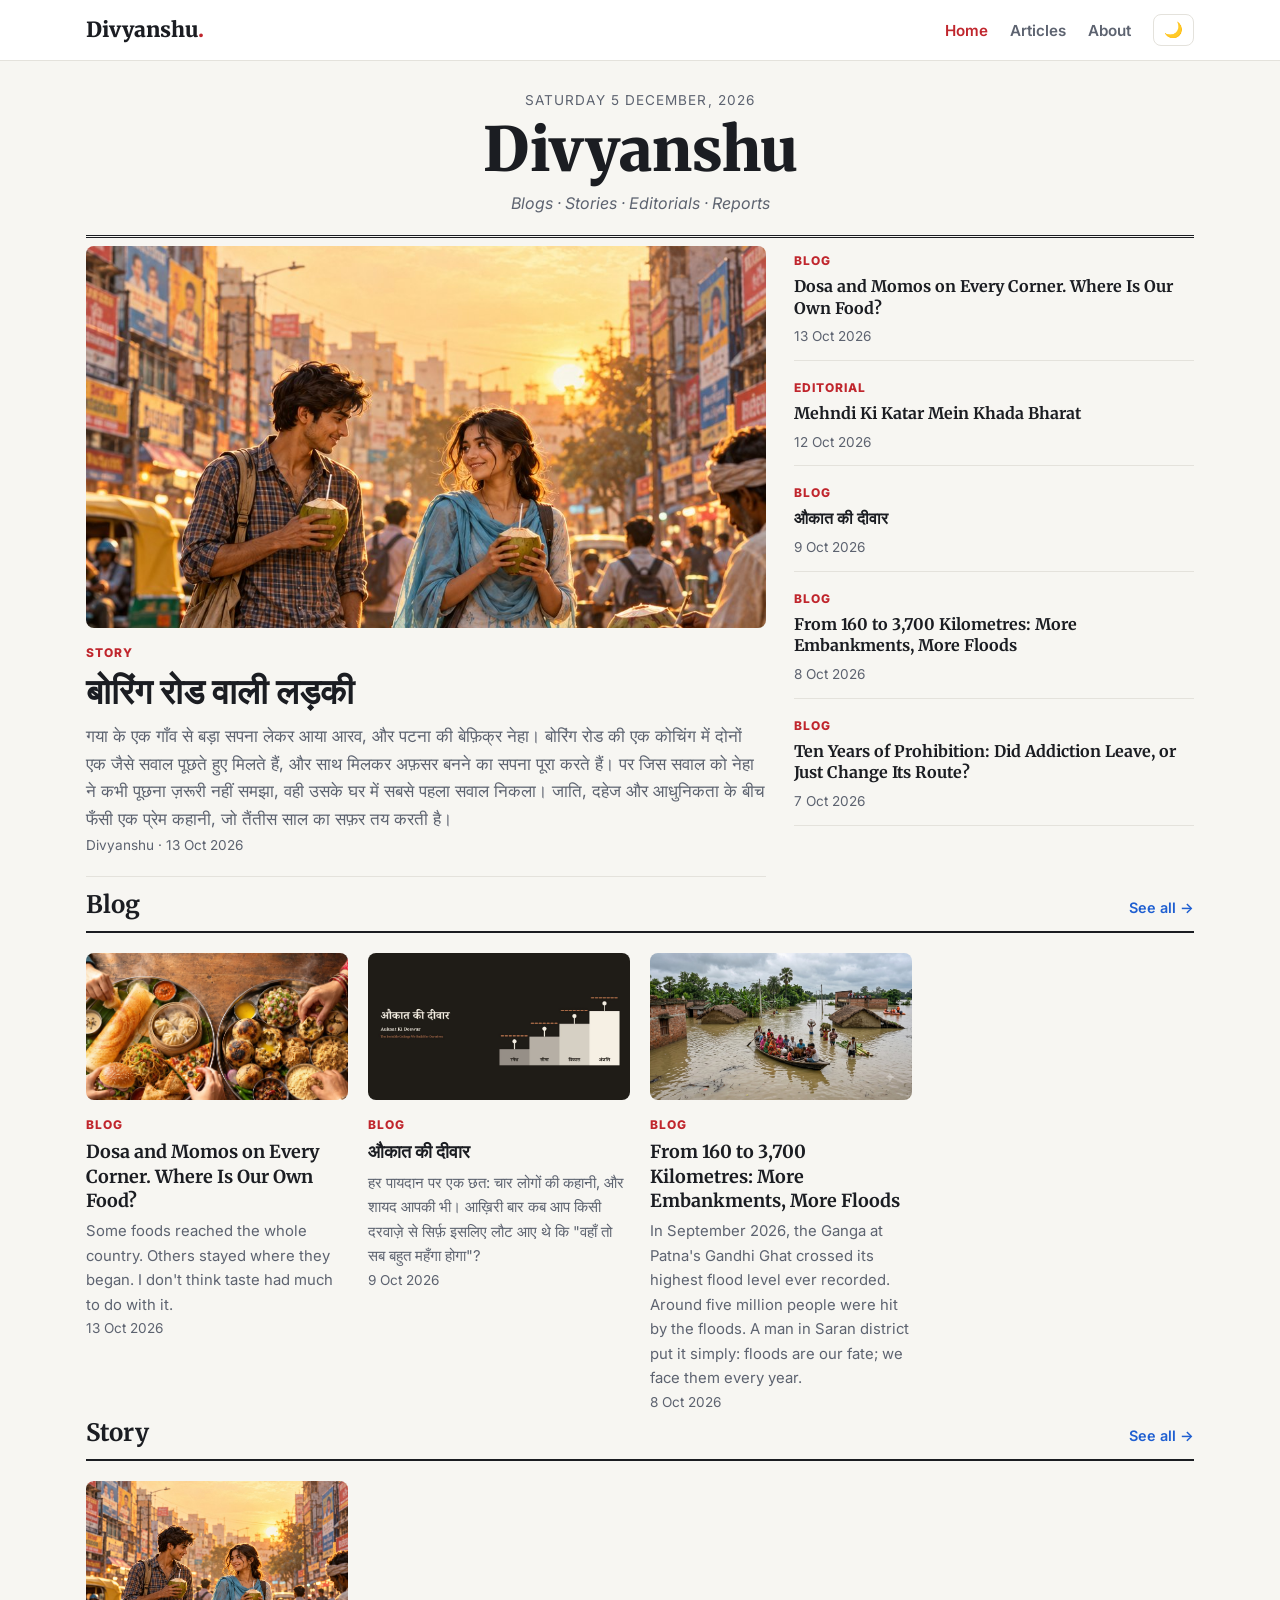
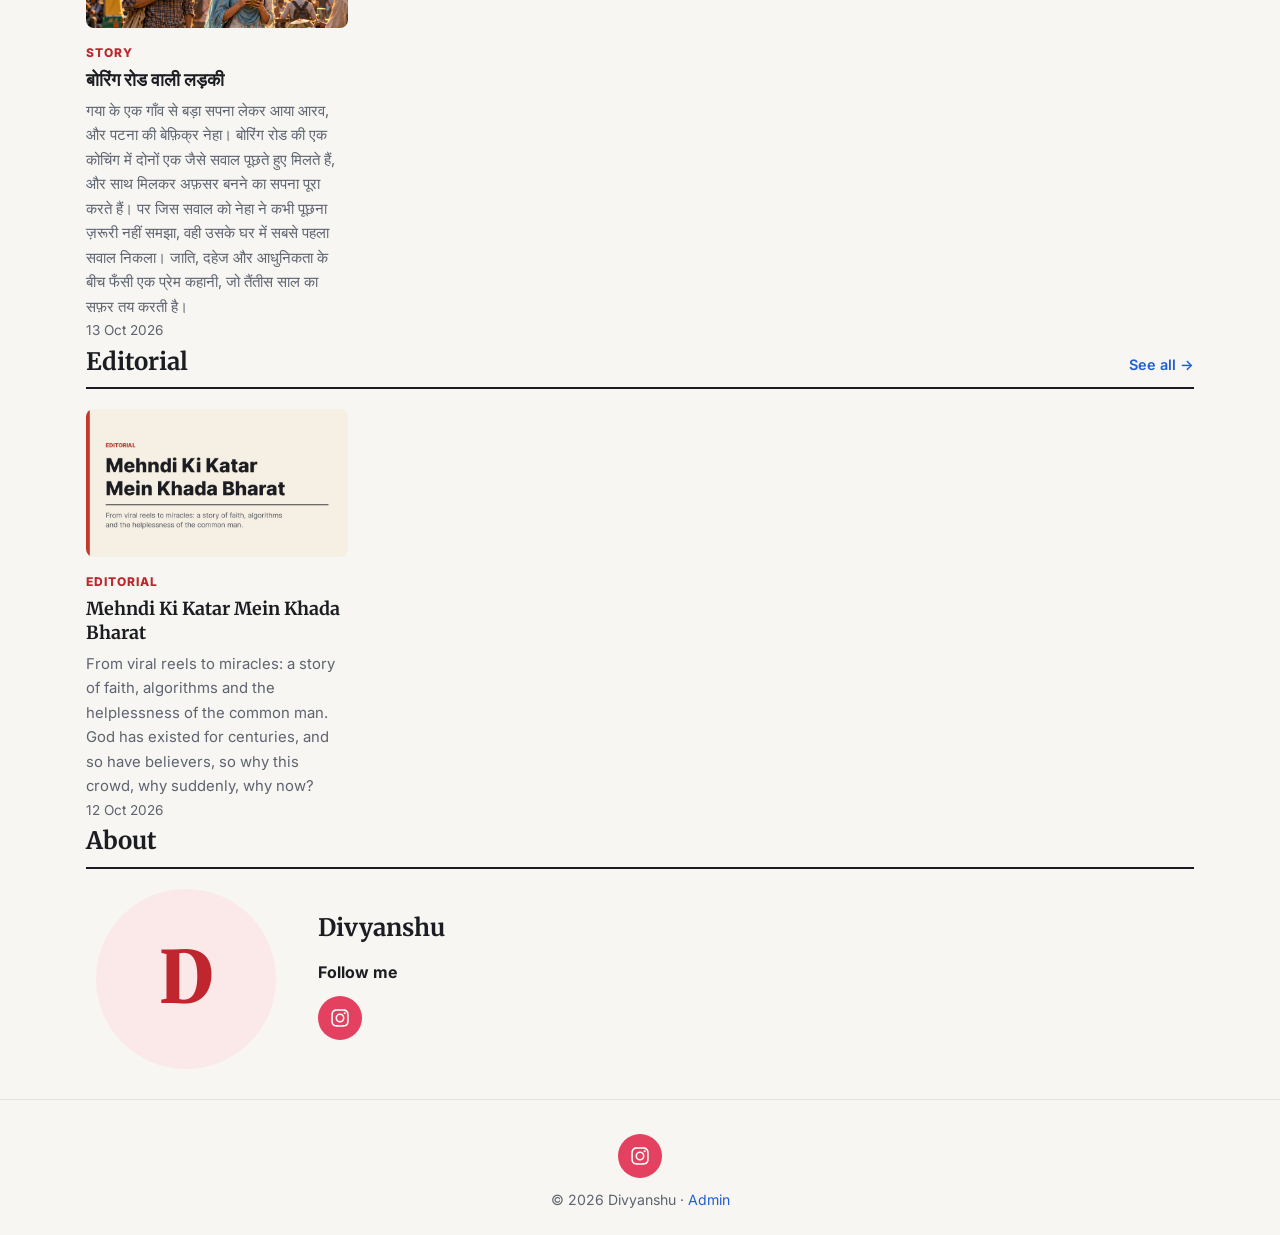
<file: index.html>
<!DOCTYPE html>
<html lang="en">
<head>
  <meta charset="UTF-8" />
  <meta name="viewport" content="width=device-width, initial-scale=1.0" />
  <title>Home</title>
  <meta name="description" content="Blogs, stories, editorials and reports by Divyanshu." />
  <link rel="preconnect" href="https://fonts.googleapis.com" />
  <link href="https://fonts.googleapis.com/css2?family=Inter:wght@400;500;600;700;800&family=Merriweather:wght@400;700;900&display=swap" rel="stylesheet" />
  <link rel="stylesheet" href="css/style.css?v=9" />
</head>
<body>
  <div id="site-header"></div>

  <main>
    <div class="container">
      <div class="masthead" id="masthead"></div>
    </div>

    <section class="container">
      <div class="lead" id="lead"></div>
    </section>

    <div id="sections"></div>

    <section class="container" id="about">
      <div class="section-head"><h2>About</h2></div>
      <div class="about">
        <div class="avatar" id="avatar"></div>
        <div>
          <h3 id="about-name" style="font-family:var(--serif);font-size:1.5rem"></h3>
          <div class="prose" id="about-text" style="font-size:1rem"></div>
          <h4 style="margin-top:12px">Follow me</h4>
          <div class="socials" id="about-socials"></div>
        </div>
      </div>
    </section>
  </main>

  <div id="site-footer"></div>

  <script src="js/vendor/marked.umd.js?v=6"></script>
  <script src="js/vendor/purify.min.js?v=6"></script>
  <script src="js/config.js?v=6"></script>
  <script src="js/icons.js?v=6"></script>
  <script src="js/common.js?v=6"></script>
  <script src="js/home.js?v=6"></script>
</body>
</html>
</file>
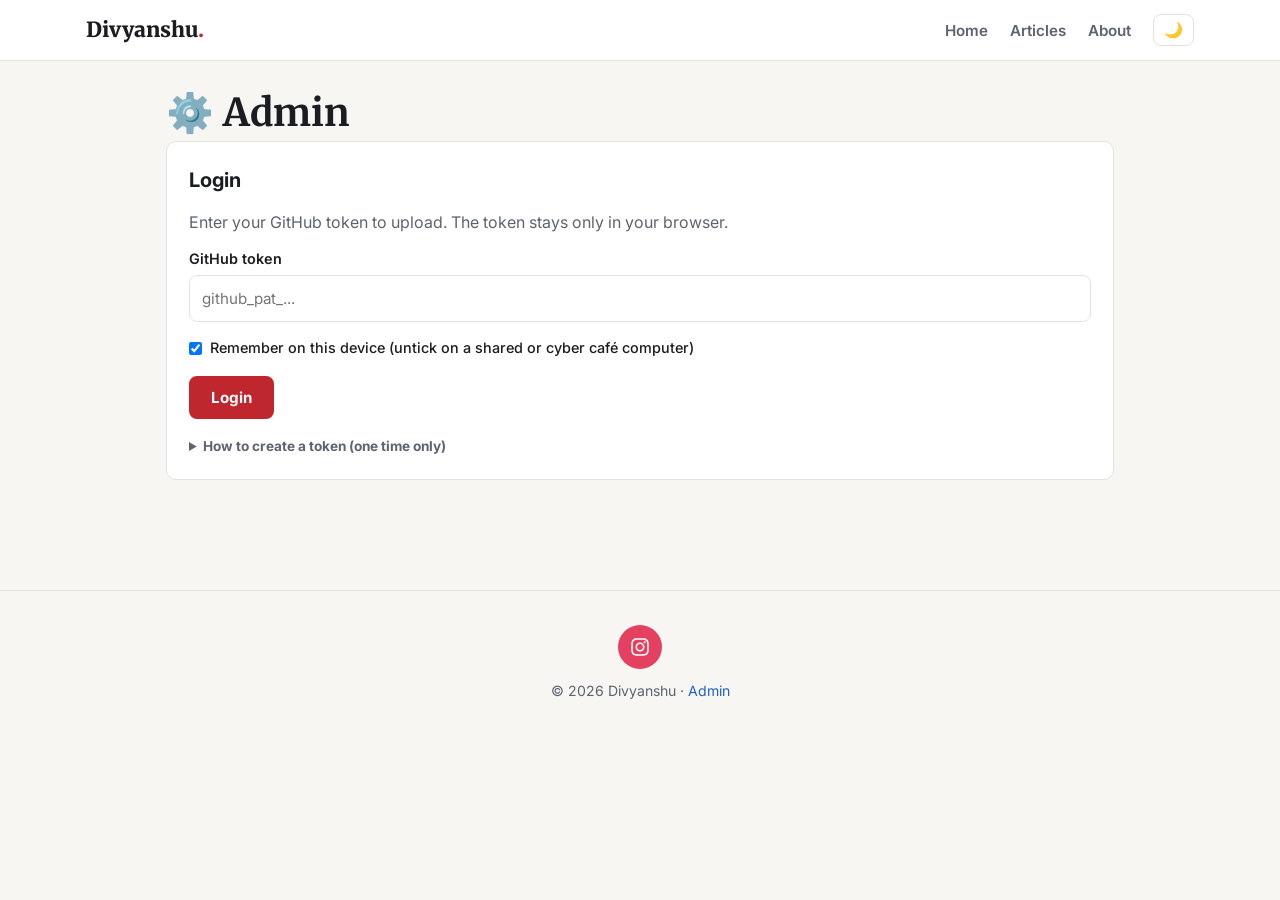
<file: admin.html>
<!DOCTYPE html>
<html lang="en">
<head>
  <meta charset="UTF-8" />
  <meta name="viewport" content="width=device-width, initial-scale=1.0" />
  <meta name="robots" content="noindex" />
  <title>Admin</title>
  <link rel="preconnect" href="https://fonts.googleapis.com" />
  <link href="https://fonts.googleapis.com/css2?family=Inter:wght@400;500;600;700;800&family=Merriweather:wght@400;700;900&family=Noto+Serif+Devanagari:wght@400;700&display=swap" rel="stylesheet" />
  <link rel="stylesheet" href="css/style.css?v=9" />
</head>
<body>
  <div id="site-header"></div>

  <main class="admin">
    <h1 class="page-title">⚙️ Admin</h1>
    <div id="status"></div>

    <!-- Login -->
    <div class="panel" id="login">
      <h2>Login</h2>
      <p class="muted" style="margin-bottom:12px">Enter your GitHub token to upload. The token stays only in your browser.</p>
      <div class="field">
        <label for="token">GitHub token</label>
        <input type="password" id="token" placeholder="github_pat_..." autocomplete="off" />
      </div>
      <label style="font-weight:500;display:flex;gap:8px;align-items:center">
        <input type="checkbox" id="remember" style="width:auto" checked /> Remember on this device (untick on a shared or cyber café computer)
      </label>
      <button class="btn" id="login-btn" style="margin-top:12px">Login</button>
      <details class="help" style="margin-top:16px">
        <summary><b>How to create a token (one time only)</b></summary>
        <ol>
          <li>Log in to GitHub and open this page: <a href="https://github.com/settings/personal-access-tokens/new" target="_blank" rel="noopener">github.com/settings/personal-access-tokens/new</a></li>
          <li><b>Token name</b>: type <code>website-admin</code>. <b>Expiration</b>: choose "No expiration" or 1 year.</li>
          <li><b>Repository access</b> → <b>Only select repositories</b> → choose <b>both</b> <code>DIVYANSHU</code> and <code>EXAM-CORNER</code>. (Both websites share one saved token, so it needs both repos.)</li>
          <li><b>Permissions → Repository permissions → Contents</b> → choose <b>Read and write</b>.</li>
          <li>Click <b>Generate token</b> at the bottom, copy the token and paste it above.</li>
        </ol>
        <p>⚠️ Never share your token. Anyone with it can change your website.</p>
      </details>
    </div>

    <!-- App -->
    <div id="app" class="hidden">
      <div class="tabs" id="admin-tabs">
        <button class="tab" data-tab="articles">📰 Articles</button>
        <button class="tab" data-tab="settings">🔗 Social & Settings</button>
        <button class="tab" data-tab="instagram">📸 Instagram</button>
        <button class="tab" id="logout">Logout</button>
      </div>
      <div id="view"></div>
    </div>
  </main>

  <div id="site-footer"></div>

  <script src="js/vendor/marked.umd.js?v=6"></script>
  <script src="js/vendor/purify.min.js?v=6"></script>
  <script src="js/config.js?v=6"></script>
  <script src="js/icons.js?v=6"></script>
  <script src="js/common.js?v=6"></script>
  <script src="js/github.js?v=6"></script>
  <script src="js/word-import.js?v=2"></script>
  <script src="js/instagram.js?v=5"></script>
  <script src="js/admin.js?v=15"></script>
</body>
</html>
</file>
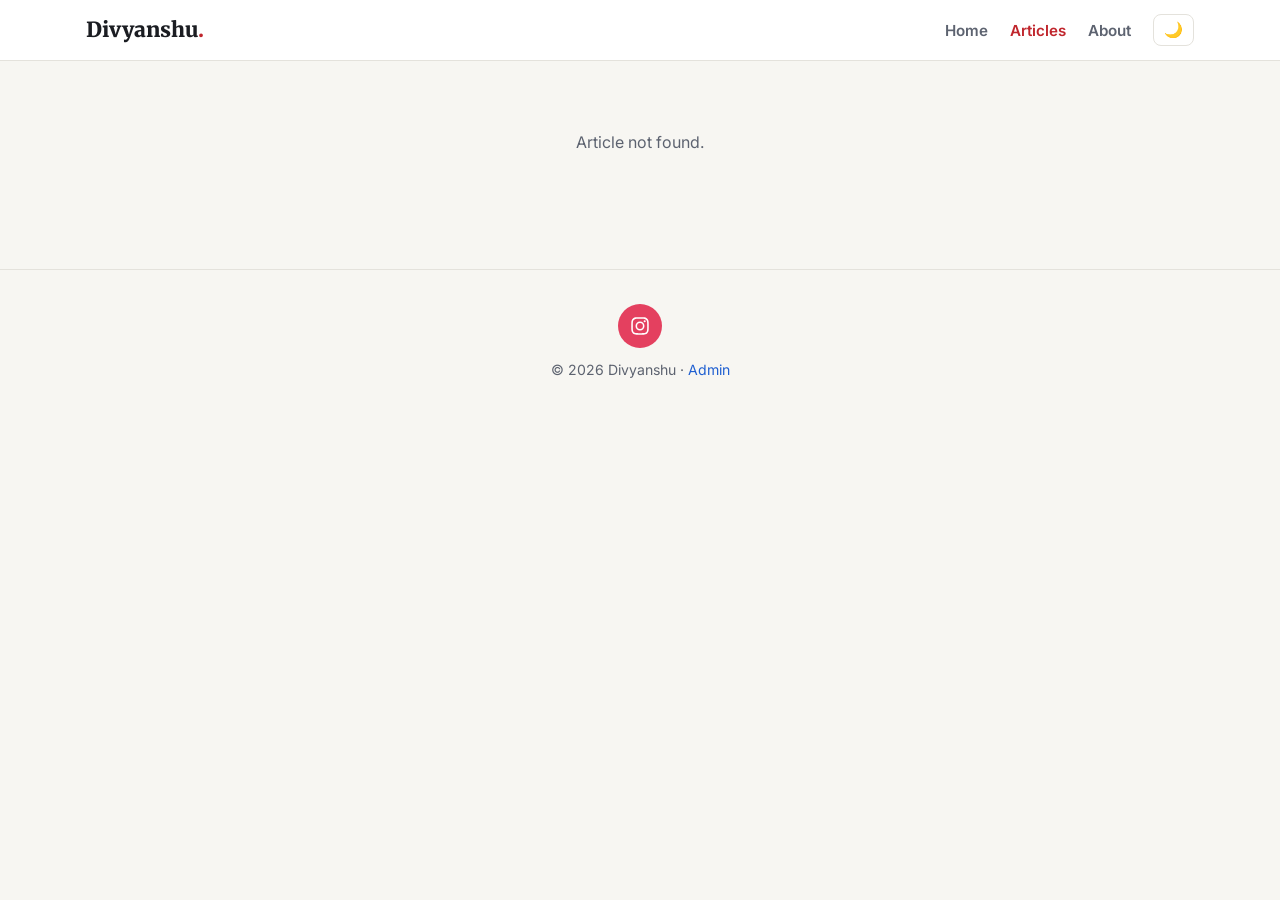
<file: article.html>
<!DOCTYPE html>
<html lang="en">
<head>
  <meta charset="UTF-8" />
  <meta name="viewport" content="width=device-width, initial-scale=1.0" />
  <title>Article</title>
  <link rel="preconnect" href="https://fonts.googleapis.com" />
  <link href="https://fonts.googleapis.com/css2?family=Inter:wght@400;500;600;700;800&family=Merriweather:wght@400;700;900&family=Noto+Serif+Devanagari:wght@400;700&display=swap" rel="stylesheet" />
  <link rel="stylesheet" href="css/style.css?v=9" />
</head>
<body>
  <div id="site-header"></div>

  <main>
    <article class="reader" id="reader"><p class="empty">Loading…</p></article>
  </main>

  <div id="site-footer"></div>

  <script src="js/vendor/marked.umd.js?v=6"></script>
  <script src="js/vendor/purify.min.js?v=6"></script>
  <script src="js/config.js?v=6"></script>
  <script src="js/icons.js?v=6"></script>
  <script src="js/common.js?v=6"></script>
  <script src="js/share.js?v=6"></script>
  <script>
    const chapterName = (c) => `Chapter ${c.n}${c.title ? `: ${esc(c.title)}` : ""}`;

    document.addEventListener("DOMContentLoaded", async () => {
      const site = await renderChrome("articles");
      const reader = document.getElementById("reader");
      const id = param("id");
      const { articles } = await loadJSON("content/articles.json", { articles: [] });
      const a = articles.find((x) => x.id === id);
      if (!a) return showError(reader, "Article not found.");

      const chapters = [...(a.chapters || [])].sort((x, y) => x.n - y.n);
      const chapterFile = (c) => `content/articles/${a.id}/chapter-${c.n}.md`;
      const home = `article.html?id=${encodeURIComponent(a.id)}`;
      const chParam = param("ch");
      const full = a.novel && param("view") === "full";
      const current = a.novel && chParam ? chapters.find((c) => String(c.n) === chParam) : null;
      if (a.novel && chParam && !current) return showError(reader, "Chapter not found.");

      let body = "";
      try {
        if (current) body = await loadText(chapterFile(current));
        else if (full) {
          const texts = await Promise.all(chapters.map((c) => loadText(chapterFile(c))));
          body = chapters.map((c, i) => `<h2 class="chapter-head" id="chapter-${c.n}">${chapterName(c)}</h2>\n\n${texts[i]}`).join("\n\n---\n\n");
        } else body = await loadText(`content/articles/${a.id}.md`);
      } catch (e) { return showError(reader, "Could not load this article. Please try again in a little while."); }

      document.title = `${current ? `Chapter ${current.n} · ` : ""}${a.title} | ${site.name}`;
      const more = articles
        .filter((x) => x.id !== a.id && x.category === a.category)
        .sort((x, y) => String(y.date).localeCompare(String(x.date)))
        .slice(0, 3);

      // Novel: chapter list, plus the two ways of reading.
      let novelTop = "", novelBottom = "";
      if (a.novel && !current && !full) {
        novelBottom = chapters.length
          ? `<div class="read-options no-print">
              <a class="btn" href="${home}&ch=${chapters[0].n}">📖 Read chapter by chapter</a>
              <a class="btn ghost" href="${home}&view=full">📚 Read the full novel</a>
            </div>
            <div class="section-head"><h2>Chapters (${chapters.length})</h2></div>
            <ol class="toc">${chapters.map((c) => `<li><a href="${home}&ch=${c.n}">${chapterName(c)}</a> <span class="meta">${fmtDate(c.date)}</span></li>`).join("")}</ol>`
          : `<p class="empty">Chapters are coming soon.</p>`;
      }
      if (current) {
        const i = chapters.indexOf(current);
        const prev = chapters[i - 1], next = chapters[i + 1];
        novelTop = `<h2 class="chapter-title">${chapterName(current)}</h2>`;
        novelBottom = `<nav class="chapter-nav no-print">
            ${prev ? `<a class="btn ghost" href="${home}&ch=${prev.n}">← Chapter ${prev.n}</a>` : "<span></span>"}
            <a class="btn ghost" href="${home}">☰ All chapters</a>
            ${next ? `<a class="btn" href="${home}&ch=${next.n}">Chapter ${next.n} →</a>` : `<span class="muted">The end, for now ✨</span>`}
          </nav>`;
      }
      if (full) novelBottom = `<nav class="chapter-nav no-print"><a class="btn ghost" href="${home}">☰ All chapters</a></nav>`;

      reader.innerHTML = `
        <a class="kicker" href="articles.html?cat=${encodeURIComponent(a.category)}">${esc(a.category)}${a.novel ? " · Novel" : ""}</a>
        <h1>${a.novel && (current || full) ? `<a href="${home}">${esc(a.title)}</a>` : esc(a.title)}</h1>
        ${a.summary && !current ? `<p class="standfirst">${esc(a.summary)}</p>` : ""}
        <div class="byline">
          <span class="meta"><b>${esc(a.author || site.author || "")}</b> · ${fmtDate((current || a).date, { day: "numeric", month: "long", year: "numeric" })}${body.trim() ? ` · ${readingTime(body)}` : ""}</span>
          <span class="tools" id="font-controls"></span>
        </div>
        ${a.cover && !current ? `<img class="cover" src="${esc(a.cover)}" alt="" />` : ""}
        ${novelTop}
        <div class="prose" id="prose">${renderMarkdown(body)}</div>
        ${novelBottom}
        ${shareHTML(a.title)}
        <div class="follow no-print">
          <h3>Follow ${esc(site.author || site.name)}</h3>
          <p class="muted">Follow for updates on new posts.</p>
          <div class="socials center">${socialLinksHTML(site) || `<span class="muted">Links coming soon.</span>`}</div>
        </div>
        ${more.length ? `<section class="no-print"><div class="section-head"><h2>More ${esc(a.category)}</h2></div>
          <div class="grid">${more.map((m) => `<a class="story" href="article.html?id=${encodeURIComponent(m.id)}">
            <span class="kicker">${esc(m.category)}</span><h3>${esc(m.title)}</h3><div class="meta">${fmtDate(m.date)}</div></a>`).join("")}</div></section>` : ""}`;
      setupFontControls(document.getElementById("prose"));
      setupShare();
    });
  </script>
</body>
</html>
</file>
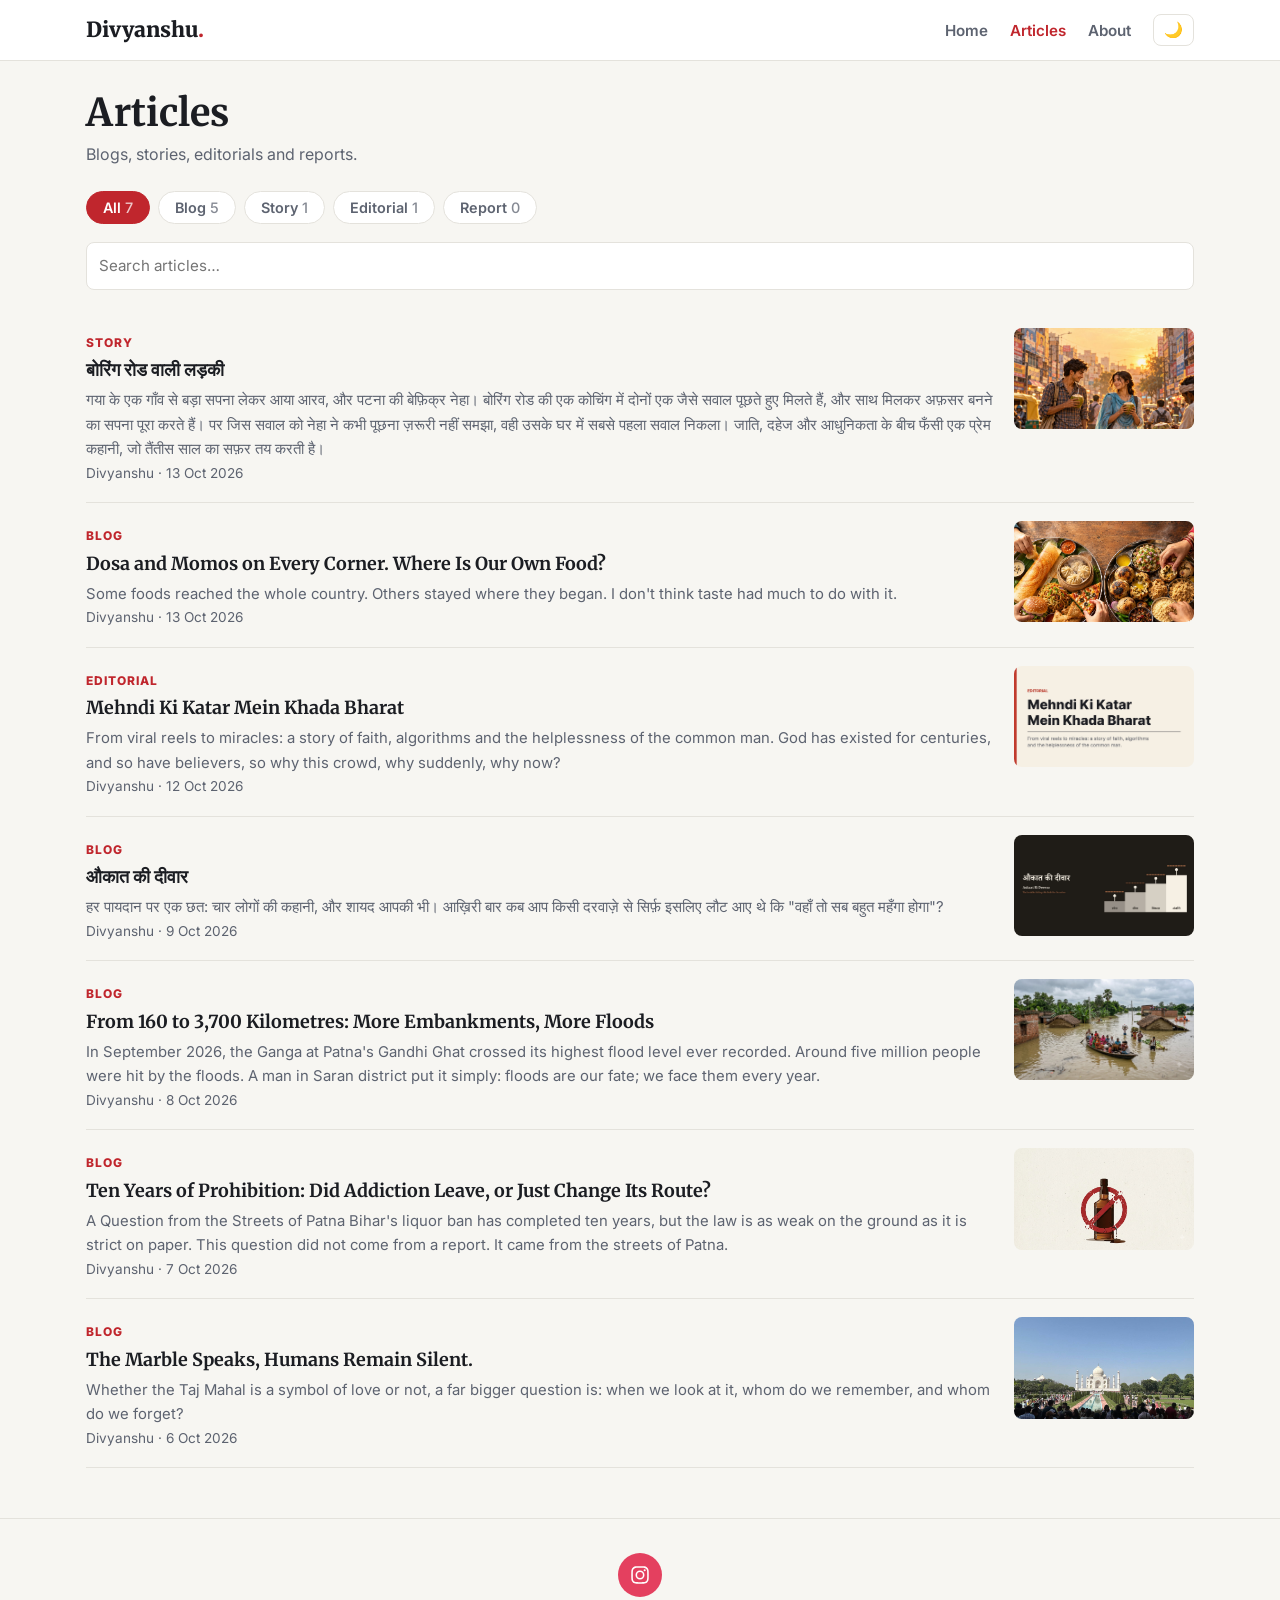
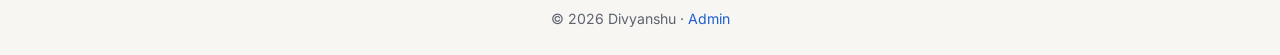
<file: articles.html>
<!DOCTYPE html>
<html lang="en">
<head>
  <meta charset="UTF-8" />
  <meta name="viewport" content="width=device-width, initial-scale=1.0" />
  <title>Articles</title>
  <link rel="preconnect" href="https://fonts.googleapis.com" />
  <link href="https://fonts.googleapis.com/css2?family=Inter:wght@400;500;600;700;800&family=Merriweather:wght@400;700;900&display=swap" rel="stylesheet" />
  <link rel="stylesheet" href="css/style.css?v=9" />
</head>
<body>
  <div id="site-header"></div>

  <main class="container" style="padding-top:28px;padding-bottom:20px">
    <h1 class="page-title">Articles</h1>
    <p class="page-sub">Blogs, stories, editorials and reports.</p>
    <div class="tabs" id="cats"></div>
    <div class="toolbar"><input type="search" id="search" placeholder="Search articles…" /></div>
    <div id="list"></div>
  </main>

  <div id="site-footer"></div>

  <script src="js/config.js?v=6"></script>
  <script src="js/icons.js?v=6"></script>
  <script src="js/common.js?v=6"></script>
  <script>
    document.addEventListener("DOMContentLoaded", async () => {
      await renderChrome("articles");
      const { articles } = await loadJSON("content/articles.json", { articles: [] });
      articles.sort((a, b) => String(b.date).localeCompare(String(a.date)));
      let active = CATEGORIES.includes(param("cat")) ? param("cat") : "All";
      const cats = document.getElementById("cats");
      const search = document.getElementById("search");
      const list = document.getElementById("list");

      const drawTabs = () => {
        cats.innerHTML = ["All", ...CATEGORIES]
          .map((c) => {
            const n = c === "All" ? articles.length : articles.filter((a) => a.category === c).length;
            return `<button class="tab ${c === active ? "active" : ""}" data-cat="${c}">${c}<span class="count">${n}</span></button>`;
          })
          .join("");
      };
      const draw = () => {
        const q = search.value.trim().toLowerCase();
        const shown = articles.filter(
          (a) => (active === "All" || a.category === active) && `${a.title} ${a.summary}`.toLowerCase().includes(q)
        );
        list.innerHTML = shown.length
          ? shown
              .map(
                (a) => `<a class="story list-item" href="article.html?id=${encodeURIComponent(a.id)}">
                  <div>
                    <span class="kicker">${esc(a.category)}</span>
                    <h3>${esc(a.title)}</h3>
                    ${a.summary ? `<p>${esc(a.summary)}</p>` : ""}
                    <div class="meta">${esc(a.author || "")}${a.author ? " · " : ""}${fmtDate(a.date)}</div>
                  </div>
                  ${a.cover ? `<img class="thumb" src="${esc(a.cover)}" alt="" loading="lazy" />` : `<div class="thumb">${esc(a.category[0])}</div>`}
                </a>`
              )
              .join("")
          : `<p class="empty">Nothing in this section yet.</p>`;
      };
      cats.addEventListener("click", (e) => {
        const b = e.target.closest(".tab");
        if (!b) return;
        active = b.dataset.cat;
        history.replaceState(null, "", active === "All" ? "articles.html" : `articles.html?cat=${active}`);
        drawTabs();
        draw();
      });
      search.addEventListener("input", draw);
      drawTabs();
      draw();
    });
  </script>
</body>
</html>
</file>
<file: css/style.css>
:root {
  --bg: #f7f6f2;
  --surface: #ffffff;
  --text: #1b1d22;
  --muted: #5d6370;
  --accent: #c0262d;
  --accent-soft: #fbe9ea;
  --link: #1f5fd1;
  --border: #e4e2dc;
  --ok: #1e8e4e;
  --ok-soft: #e3f4ea;
  --pick-soft: #e8f0fe;
  --bad: #c0262d;
  --warn: #b7791f;
  --radius: 10px;
  --max: 1140px;
  --serif: "Merriweather", Georgia, "Times New Roman", serif;
  --sans: "Inter", system-ui, -apple-system, "Segoe UI", Roboto, "Noto Sans Devanagari", sans-serif;
}

[data-theme="dark"] {
  --bg: #121318;
  --surface: #1b1d24;
  --text: #e9e9ec;
  --muted: #a0a5b1;
  --accent: #ff5a60;
  --accent-soft: #3a1d20;
  --link: #79a6ff;
  --border: #2c2f38;
  --ok: #4cc47f;
  --ok-soft: #173325;
  --pick-soft: #1d2a44;
}

* { box-sizing: border-box; margin: 0; padding: 0; }
html { scroll-behavior: smooth; }
body {
  font-family: var(--sans);
  background: var(--bg);
  color: var(--text);
  line-height: 1.65;
  overflow-x: hidden;
}
a { color: var(--link); text-decoration: none; }
a:hover { text-decoration: underline; }
img { max-width: 100%; height: auto; }
.container { max-width: var(--max); margin: 0 auto; padding: 0 16px; }
.hidden { display: none !important; }
.muted { color: var(--muted); }
.center { justify-content: center; text-align: center; }

/* ---------- Header ---------- */
.topbar { position: sticky; top: 0; z-index: 20; background: var(--surface); border-bottom: 1px solid var(--border); }
.nav { display: flex; align-items: center; justify-content: space-between; height: 60px; }
.logo { font-family: var(--serif); font-weight: 900; font-size: 1.3rem; color: var(--text); }
.logo span { color: var(--accent); }
.logo:hover { text-decoration: none; }
.nav-links { display: flex; gap: 22px; list-style: none; align-items: center; }
.nav-links a { color: var(--muted); font-weight: 600; font-size: 0.95rem; }
.nav-links a:hover, .nav-links a.active { color: var(--accent); text-decoration: none; }
.icon-btn {
  background: var(--surface); border: 1px solid var(--border); color: var(--text);
  border-radius: 8px; padding: 6px 10px; cursor: pointer; font-size: 0.95rem; font-weight: 600;
}
.menu-toggle { display: none; }
@media (max-width: 760px) {
  .menu-toggle { display: inline-block; }
  .nav-links {
    display: none; position: absolute; top: 60px; left: 0; right: 0; flex-direction: column; gap: 0;
    background: var(--surface); border-bottom: 1px solid var(--border);
  }
  .nav-links.open { display: flex; }
  .nav-links li { width: 100%; text-align: center; padding: 12px 0; }
}

/* ---------- Masthead (newspaper style) ---------- */
.masthead { text-align: center; padding: 28px 0 18px; border-bottom: 3px double var(--text); margin-bottom: 8px; }
.masthead .date { color: var(--muted); font-size: 0.85rem; text-transform: uppercase; letter-spacing: 0.08em; }
.masthead h1 { font-family: var(--serif); font-size: clamp(2.2rem, 7vw, 3.8rem); font-weight: 900; line-height: 1.1; margin: 6px 0; }
.masthead p { color: var(--muted); font-style: italic; }

/* ---------- Sections ---------- */
section { padding: 34px 0; }
.section-head { display: flex; align-items: baseline; justify-content: space-between; gap: 12px;
  border-bottom: 2px solid var(--text); padding-bottom: 6px; margin-bottom: 20px; }
.section-head h2 { font-family: var(--serif); font-size: 1.5rem; }
.section-head a { font-weight: 600; font-size: 0.9rem; white-space: nowrap; }
.page-title { font-family: var(--serif); font-size: clamp(1.8rem, 5vw, 2.4rem); line-height: 1.2; margin-bottom: 6px; }
.page-sub { color: var(--muted); margin-bottom: 24px; }

.grid { display: grid; grid-template-columns: repeat(auto-fill, minmax(260px, 1fr)); gap: 20px; }

.kicker { color: var(--accent); font-weight: 800; font-size: 0.75rem; text-transform: uppercase; letter-spacing: 0.08em; }
.meta { color: var(--muted); font-size: 0.85rem; }

/* ---------- Story cards ---------- */
.story { display: block; color: inherit; }
.story:hover { text-decoration: none; }
.story:hover h3, .story:hover h2 { color: var(--accent); }
.story h3 { font-family: var(--serif); font-size: 1.12rem; line-height: 1.35; margin: 4px 0 6px; }
.story p { color: var(--muted); font-size: 0.93rem; }
.thumb {
  width: 100%; aspect-ratio: 16 / 9; object-fit: cover; border-radius: 8px; margin-bottom: 10px;
  background: var(--accent-soft); display: flex; align-items: center; justify-content: center;
  font-family: var(--serif); font-size: 2.2rem; font-weight: 900; color: var(--accent);
}

.lead { display: grid; grid-template-columns: 1.7fr 1fr; gap: 28px; padding-bottom: 8px; }
.lead > .story { border-bottom: 1px solid var(--border); padding-bottom: 20px; }
.lead .story h2 { font-family: var(--serif); font-size: clamp(1.5rem, 4vw, 2.2rem); line-height: 1.2; margin: 6px 0 10px; }
.lead .story p { font-size: 1.05rem; }
.headlines { display: flex; flex-direction: column; }
.headlines .story { padding: 12px 0; border-bottom: 1px solid var(--border); }
.headlines .story:first-child { padding-top: 0; }
.headlines .story h3 { font-size: 1rem; }
@media (max-width: 760px) { .lead { grid-template-columns: 1fr; } }

.list-item { display: grid; grid-template-columns: 1fr 180px; gap: 18px; padding: 18px 0; border-bottom: 1px solid var(--border); }
.list-item .thumb { margin: 0; font-size: 1.6rem; }
@media (max-width: 560px) { .list-item { grid-template-columns: 1fr 100px; } }

/* ---------- Generic card ---------- */
.card {
  display: block; color: inherit; background: var(--surface); border: 1px solid var(--border);
  border-radius: var(--radius); padding: 20px; transition: transform 0.15s, box-shadow 0.15s;
}
a.card:hover { text-decoration: none; transform: translateY(-2px); box-shadow: 0 8px 22px rgba(0, 0, 0, 0.08); }
.card h3 { font-size: 1.1rem; margin-bottom: 6px; }
.card p { color: var(--muted); font-size: 0.93rem; }

.tag {
  display: inline-block; background: var(--accent-soft); color: var(--accent); font-size: 0.75rem; font-weight: 700;
  padding: 2px 10px; border-radius: 999px;
}

/* ---------- Buttons, tabs, inputs ---------- */
.btn {
  display: inline-flex; align-items: center; gap: 6px; padding: 10px 20px; border-radius: 8px; font-weight: 700;
  background: var(--accent); color: #fff; border: 2px solid var(--accent); cursor: pointer; font-size: 0.95rem; font-family: inherit;
}
.btn:hover { text-decoration: none; opacity: 0.92; }
.btn.outline { background: transparent; color: var(--accent); }
.btn.small { padding: 6px 12px; font-size: 0.85rem; }
.btn.ghost { background: var(--surface); color: var(--text); border-color: var(--border); }
.btn:disabled { opacity: 0.5; cursor: not-allowed; }

.tabs { display: flex; gap: 8px; flex-wrap: wrap; margin-bottom: 18px; }
.tab {
  padding: 7px 16px; border: 1px solid var(--border); border-radius: 999px; background: var(--surface);
  color: var(--muted); cursor: pointer; font-size: 0.9rem; font-weight: 600; font-family: inherit;
}
.tab.active { background: var(--accent); color: #fff; border-color: var(--accent); }
.tab .count { opacity: 0.75; font-weight: 500; margin-left: 4px; }

.toolbar { display: flex; flex-wrap: wrap; gap: 12px; margin-bottom: 20px; align-items: center; }
input, select, textarea {
  padding: 10px 12px; border: 1px solid var(--border); border-radius: 8px; background: var(--surface);
  color: var(--text); font: inherit; font-size: 0.95rem; width: 100%;
}
.toolbar input[type="search"] { flex: 1; min-width: 200px; width: auto; }
textarea { min-height: 120px; resize: vertical; line-height: 1.55; }
label { font-weight: 600; font-size: 0.9rem; display: block; margin-bottom: 4px; }
.field { margin-bottom: 14px; }
.row { display: grid; grid-template-columns: repeat(auto-fit, minmax(180px, 1fr)); gap: 14px; }
.empty { color: var(--muted); text-align: center; padding: 36px 0; }

/* ---------- Social links ---------- */
.socials { display: flex; flex-wrap: wrap; gap: 10px; margin: 10px 0; }
.social {
  width: 44px; height: 44px; border-radius: 50%; display: inline-flex; align-items: center; justify-content: center;
  background: var(--brand); color: #fff; transition: transform 0.15s;
}
[data-theme="dark"] .social[style*="#000000"], [data-theme="dark"] .social[style*="#181717"] { background: #3a3d46; }
.social svg { width: 20px; height: 20px; }
.social:hover { transform: translateY(-2px) scale(1.06); text-decoration: none; }

.follow { background: var(--surface); border: 1px solid var(--border); border-radius: var(--radius); padding: 22px; text-align: center; }
.follow h3 { font-family: var(--serif); margin-bottom: 4px; }

/* ---------- About ---------- */
.about { display: grid; grid-template-columns: 200px 1fr; gap: 32px; align-items: center; }
.avatar {
  width: 180px; aspect-ratio: 1; border-radius: 50%; background: var(--accent-soft); color: var(--accent);
  display: flex; align-items: center; justify-content: center; font-family: var(--serif); font-size: 4.5rem; font-weight: 900;
  margin: 0 auto; overflow: hidden;
}
.avatar img { width: 100%; height: 100%; object-fit: cover; }
@media (max-width: 680px) { .about { grid-template-columns: 1fr; text-align: center; } .about .socials { justify-content: center; } }

.exam-card h3 { font-family: var(--serif); font-size: 1.25rem; }

/* ---------- Article / reader ---------- */
.reader { max-width: 740px; margin: 0 auto; padding: 32px 16px 48px; }
.reader h1 { font-family: var(--serif); font-size: clamp(1.8rem, 5.5vw, 2.6rem); line-height: 1.2; margin: 8px 0 12px; }
.reader .standfirst { font-size: 1.15rem; color: var(--muted); margin-bottom: 16px; font-family: var(--serif); }
.byline { display: flex; flex-wrap: wrap; justify-content: space-between; align-items: center; gap: 10px;
  border-top: 1px solid var(--border); border-bottom: 1px solid var(--border); padding: 10px 0; margin-bottom: 24px; }
.byline .tools { display: flex; gap: 6px; }
.cover { width: 100%; border-radius: var(--radius); margin-bottom: 24px; }
.breadcrumb { font-size: 0.85rem; color: var(--muted); margin-bottom: 8px; }

.prose { font-family: var(--serif); font-size: 1.08rem; line-height: 1.8; overflow-wrap: anywhere; }
.prose h1, .prose h2, .prose h3 { font-family: var(--sans); line-height: 1.3; margin: 1.6em 0 0.5em; }
.prose h2 { font-size: 1.4em; }
.prose h3 { font-size: 1.18em; }
.prose p, .prose ul, .prose ol, .prose blockquote, .prose table, .prose pre, .prose details { margin-bottom: 1.1em; }
.prose ul, .prose ol { padding-left: 1.5em; }
.prose li { margin-bottom: 0.3em; }
.prose img { border-radius: 8px; display: block; margin: 1em auto; }
.prose blockquote { border-left: 4px solid var(--accent); background: var(--accent-soft); padding: 12px 16px; border-radius: 0 8px 8px 0; }
.prose blockquote p:last-child { margin-bottom: 0; }
.prose table { border-collapse: collapse; width: 100%; font-family: var(--sans); font-size: 0.92em; display: block; overflow-x: auto; }
.prose th, .prose td { border: 1px solid var(--border); padding: 8px 10px; text-align: left; }
.prose th { background: var(--accent-soft); }
.prose code { background: var(--accent-soft); padding: 1px 5px; border-radius: 4px; font-size: 0.9em; }
.prose pre { background: var(--surface); border: 1px solid var(--border); padding: 12px; border-radius: 8px; overflow-x: auto; }
.prose hr { border: 0; border-top: 1px solid var(--border); margin: 2em 0; }
.prose details { border: 1px solid var(--border); border-radius: 8px; padding: 8px 14px; background: var(--surface); font-family: var(--sans); font-size: 0.95em; }
.prose summary { cursor: pointer; font-weight: 700; color: var(--ok); }
.prose details[open] summary { margin-bottom: 8px; }

/* ---------- Novel chapters ---------- */
.read-options { display: flex; flex-wrap: wrap; gap: 10px; margin: 24px 0; }
.toc { padding-left: 1.4em; margin-bottom: 20px; }
.toc li { padding: 8px 0; border-bottom: 1px solid var(--border); }
.toc li .meta { margin-left: 6px; }
.chapter-title { font-family: var(--serif); font-size: 1.6rem; margin: 4px 0 18px; }
.chapter-head { text-align: center; }
.chapter-nav { display: flex; justify-content: space-between; align-items: center; gap: 8px; flex-wrap: wrap; margin: 28px 0; }
.reader h1 a { color: inherit; text-decoration: none; }

.share { display: flex; flex-wrap: wrap; gap: 8px; align-items: center; margin: 28px 0; }
.share .social { width: 38px; height: 38px; }
.share .social svg { width: 17px; height: 17px; }

/* ---------- Admin ---------- */
.admin { max-width: 980px; margin: 0 auto; padding: 28px 16px 60px; }
.panel { background: var(--surface); border: 1px solid var(--border); border-radius: var(--radius); padding: 22px; margin-bottom: 20px; }
.panel h2 { font-size: 1.25rem; margin-bottom: 12px; }
.admin-list { list-style: none; }
.admin-list li { display: flex; justify-content: space-between; align-items: center; gap: 12px; padding: 10px 0; border-bottom: 1px solid var(--border); }
.admin-list li .actions { display: flex; gap: 6px; flex-shrink: 0; }
.editor-tools { display: flex; flex-wrap: wrap; gap: 4px; padding: 6px; border: 1px solid var(--border); border-bottom: 0; border-radius: 8px 8px 0 0; background: var(--bg); }
.editor-tools button { padding: 4px 9px; font-size: 0.85rem; }
.editor-tools + textarea { border-radius: 0 0 8px 8px; min-height: 340px; font-family: ui-monospace, Menlo, Consolas, monospace; font-size: 0.9rem; }
.preview { border: 1px dashed var(--border); border-radius: 8px; padding: 16px; min-height: 340px; }
.status { padding: 10px 14px; border-radius: 8px; margin-bottom: 16px; font-weight: 600; }
.status.ok { background: var(--ok-soft); color: var(--ok); }
.status.err { background: var(--accent-soft); color: var(--bad); }
.status.info { background: var(--bg); color: var(--muted); border: 1px solid var(--border); }
.help { font-size: 0.85rem; color: var(--muted); margin-top: 4px; }
.help ol { padding-left: 20px; }

/* ---------- Footer ---------- */
footer { border-top: 1px solid var(--border); padding: 24px 0; text-align: center; color: var(--muted); font-size: 0.88rem; margin-top: 30px; }

@media print {
  #site-header, #site-footer, .byline .tools, .share, .no-print { display: none !important; }
  body { background: #fff; color: #000; }
}
.field-preview { display: block; margin-top: 8px; max-width: 220px; max-height: 140px; object-fit: cover; border-radius: 6px; border: 1px solid #ddd; }

/* ---------- Essay layout (designed long-form articles, e.g. Aukaat Ki Deewar) ---------- */
.essay { --e-accent: #b8502f; --e-cream: #f6efe3; --e-ink: #1f1b17; font-family: "Noto Serif Devanagari", var(--serif); }
[data-theme="dark"] .essay { --e-accent: #e58a63; --e-cream: #2a241e; --e-ink: #0f0d0b; }
.essay .e-deck { font-family: var(--serif); color: var(--muted); margin-bottom: 0.4em; }
.essay .e-deck b { color: var(--text); }
.essay .e-tagline { color: var(--e-accent); font-style: italic; }
.essay h2.e-lead { color: var(--e-accent); border: 0; margin-top: 1.2em; }
.essay .e-cards { display: grid; grid-template-columns: repeat(2, minmax(0, 1fr)); gap: 12px; margin: 1.2em 0; }
.essay .e-card { background: var(--e-cream); border-radius: 8px; padding: 12px 16px; font-size: 0.95em; line-height: 1.65; }
.essay .e-card b { display: block; color: var(--e-accent); margin-bottom: 2px; }
.essay .e-pull { border-left: 4px solid var(--e-accent); padding: 4px 0 4px 18px; margin: 1.6em 0; font-weight: 700; font-size: 1.12em; line-height: 1.6; }
.essay .e-kicker { font-family: var(--sans); font-size: 0.78rem; letter-spacing: 0.04em; color: var(--muted); margin: 2.4em 0 0; }
.essay .e-kicker b { color: var(--e-accent); margin-right: 6px; }
.essay h2.e-h { font-size: 1.75em; margin: 0.1em 0 0.7em; padding-bottom: 0.35em; border-bottom: 2px solid var(--text); font-family: inherit; }
@media (min-width: 640px) { .essay .e-table { display: table; width: 100%; } }
.essay .e-table th { background: var(--e-ink); color: #f6efe3; border-color: var(--e-ink); }
.essay .e-table td:first-child { color: var(--e-accent); font-weight: 700; }
.essay .e-table tr:nth-child(even) td { background: var(--e-cream); }
.essay ul.e-dots { list-style: none; padding-left: 0; }
.essay ul.e-dots li { position: relative; padding-left: 1.3em; }
.essay ul.e-dots li::before { content: ""; position: absolute; left: 0.2em; top: 0.75em; width: 6px; height: 6px; border-radius: 50%; background: var(--e-accent); }
.essay ul.e-check { list-style: none; padding-left: 0; }
.essay ul.e-check li { position: relative; padding-left: 1.9em; }
.essay ul.e-check li::before { content: ""; position: absolute; left: 0; top: 0.4em; width: 15px; height: 15px; border: 2px solid var(--e-accent); border-radius: 3px; }
.essay .e-box { background: var(--e-cream); border: 1px solid var(--e-accent); border-radius: 10px; padding: 16px 20px; margin: 1.6em 0; }
.essay .e-box h3 { color: var(--e-accent); margin-top: 0; font-family: inherit; }
.essay .e-box p:last-child { margin-bottom: 0; }
.essay .e-end { text-align: center; border-top: 2px solid var(--text); margin-top: 2.6em; padding-top: 1.4em; }
.essay .e-end .big { font-weight: 700; font-size: 1.3em; line-height: 1.55; margin-bottom: 0.4em; }
.essay .e-end .accent { color: var(--e-accent); }
.essay .e-end .note { font-family: var(--sans); font-size: 0.82rem; color: var(--muted); border-top: 1px solid var(--border); padding-top: 1em; margin-top: 1.4em; }
.essay .e-end .gem { color: var(--e-accent); }
@media (max-width: 560px) { .essay .e-cards { grid-template-columns: 1fr; } .essay h2.e-h { font-size: 1.45em; } }
/* Editorial variant: red sans headings, boxed pull quotes (e.g. Mehndi Ki Katar) */
.essay.ed { font-family: var(--serif); }
.essay .e-lede { font-style: italic; font-weight: 700; font-size: 1.12em; line-height: 1.65; padding-bottom: 1em; border-bottom: 2px solid var(--text); }
.essay h2.e-red { font-family: var(--sans); color: var(--e-accent); font-size: 1.35em; margin: 1.8em 0 0.5em; border: 0; }
.essay .e-pull.boxed { background: var(--e-cream); font-family: var(--sans); padding: 12px 18px; border-radius: 0 6px 6px 0; }
.essay .e-table.plain td:first-child { color: inherit; font-weight: 400; }
.essay .e-table th, .essay .e-table td { overflow-wrap: normal; }
.essay .e-table td:first-child { min-width: 7.5em; }
</file>
